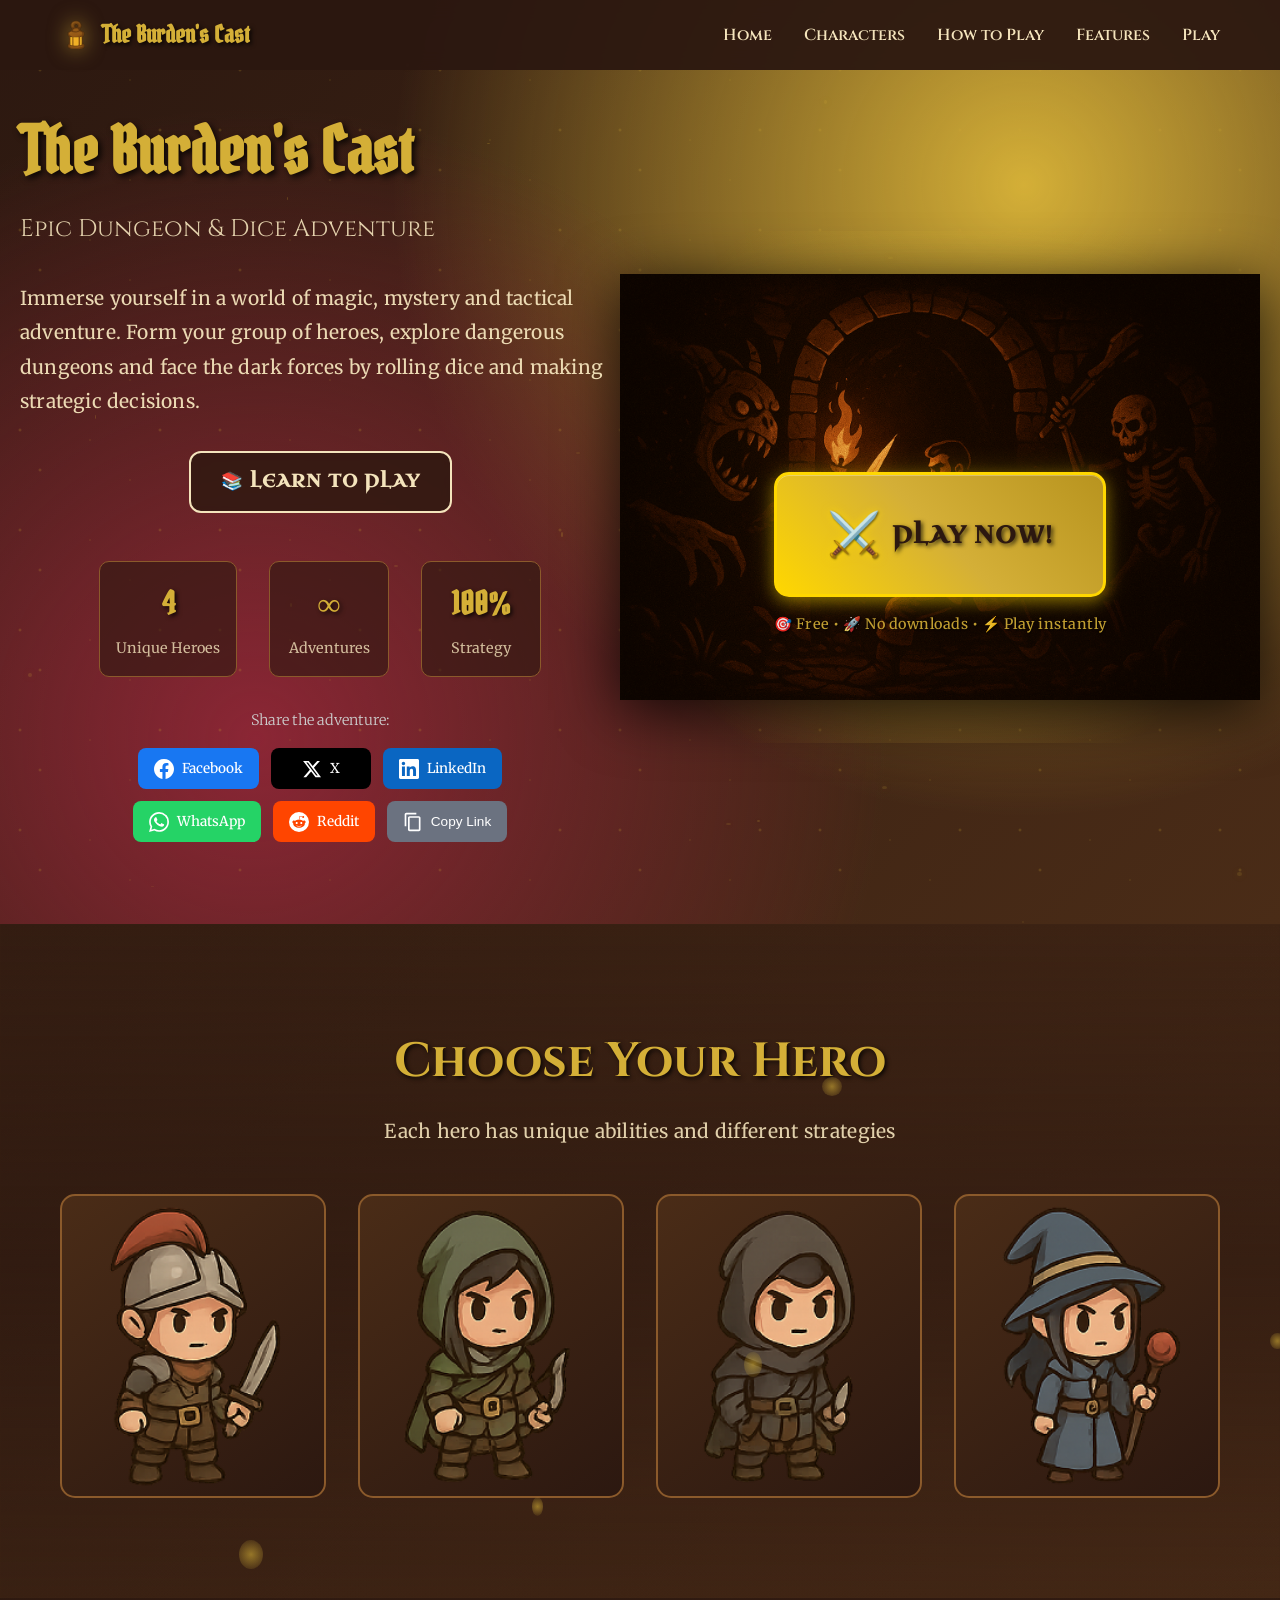
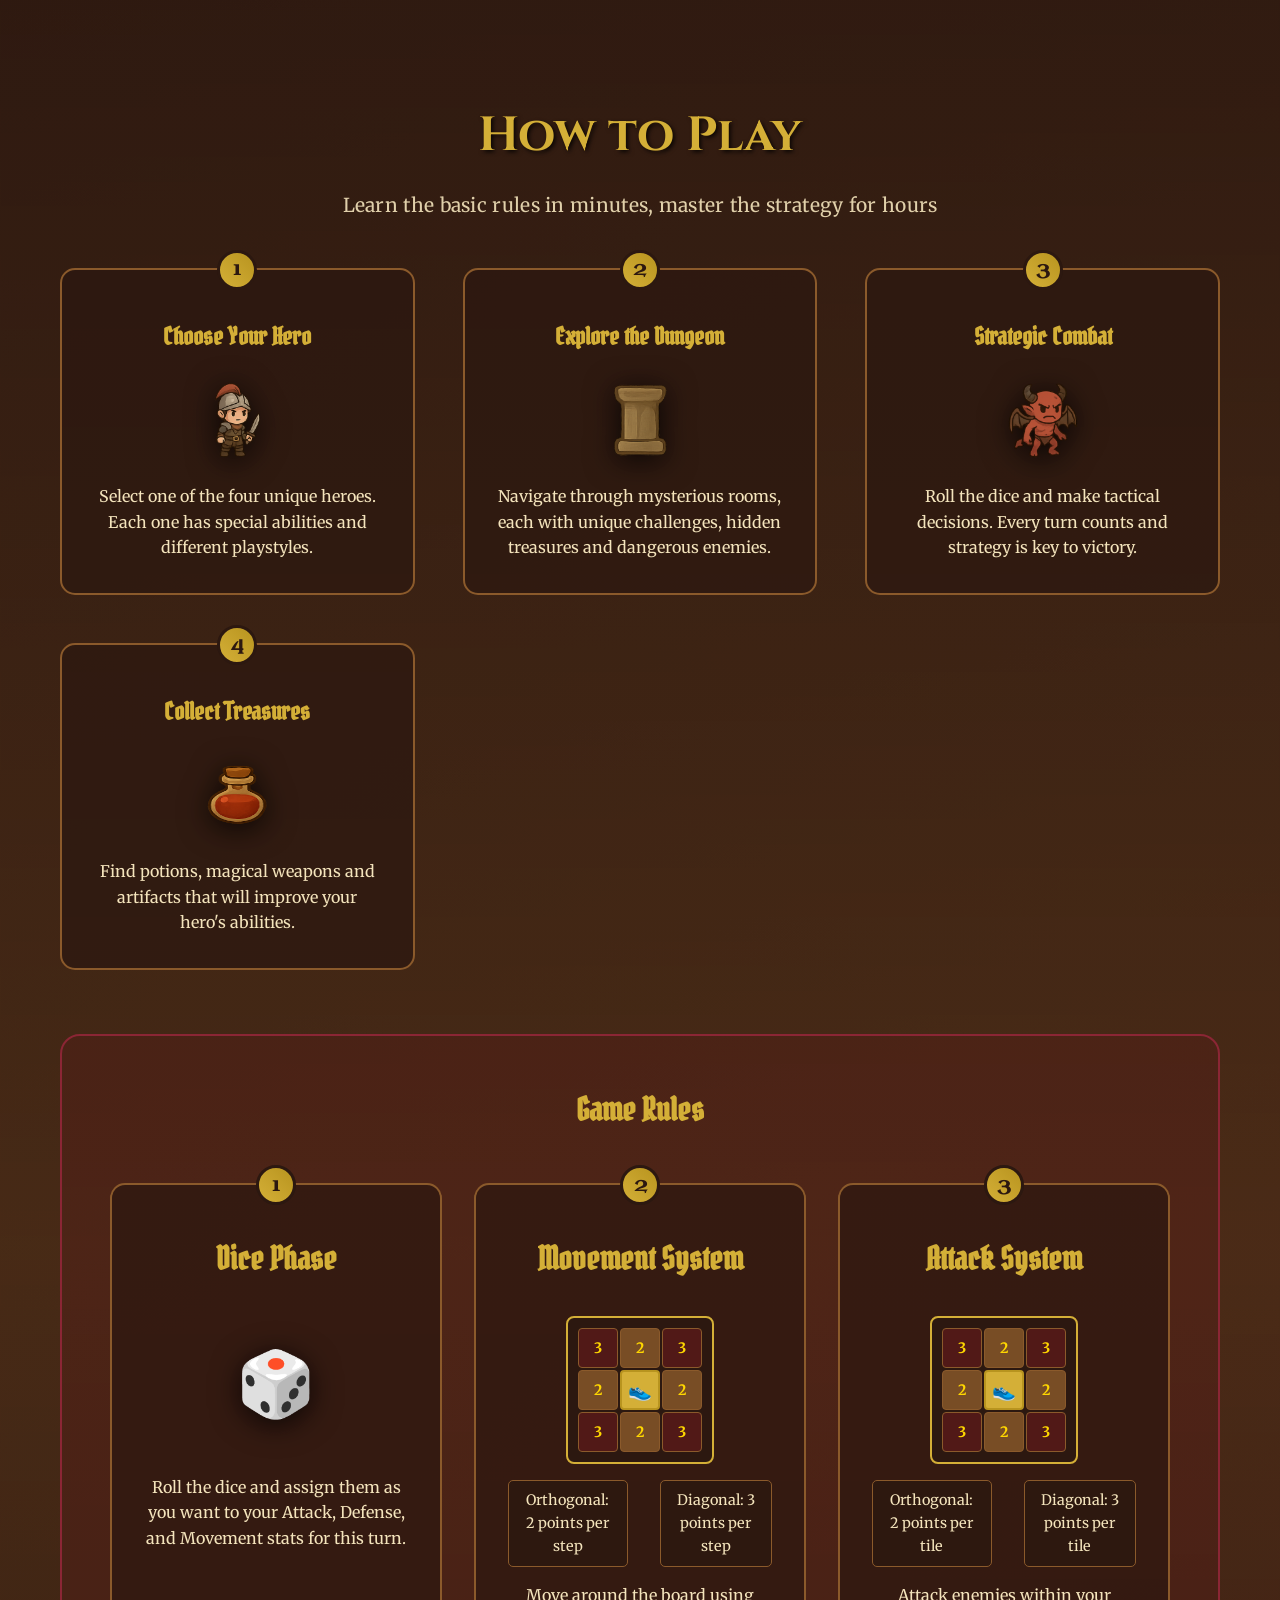
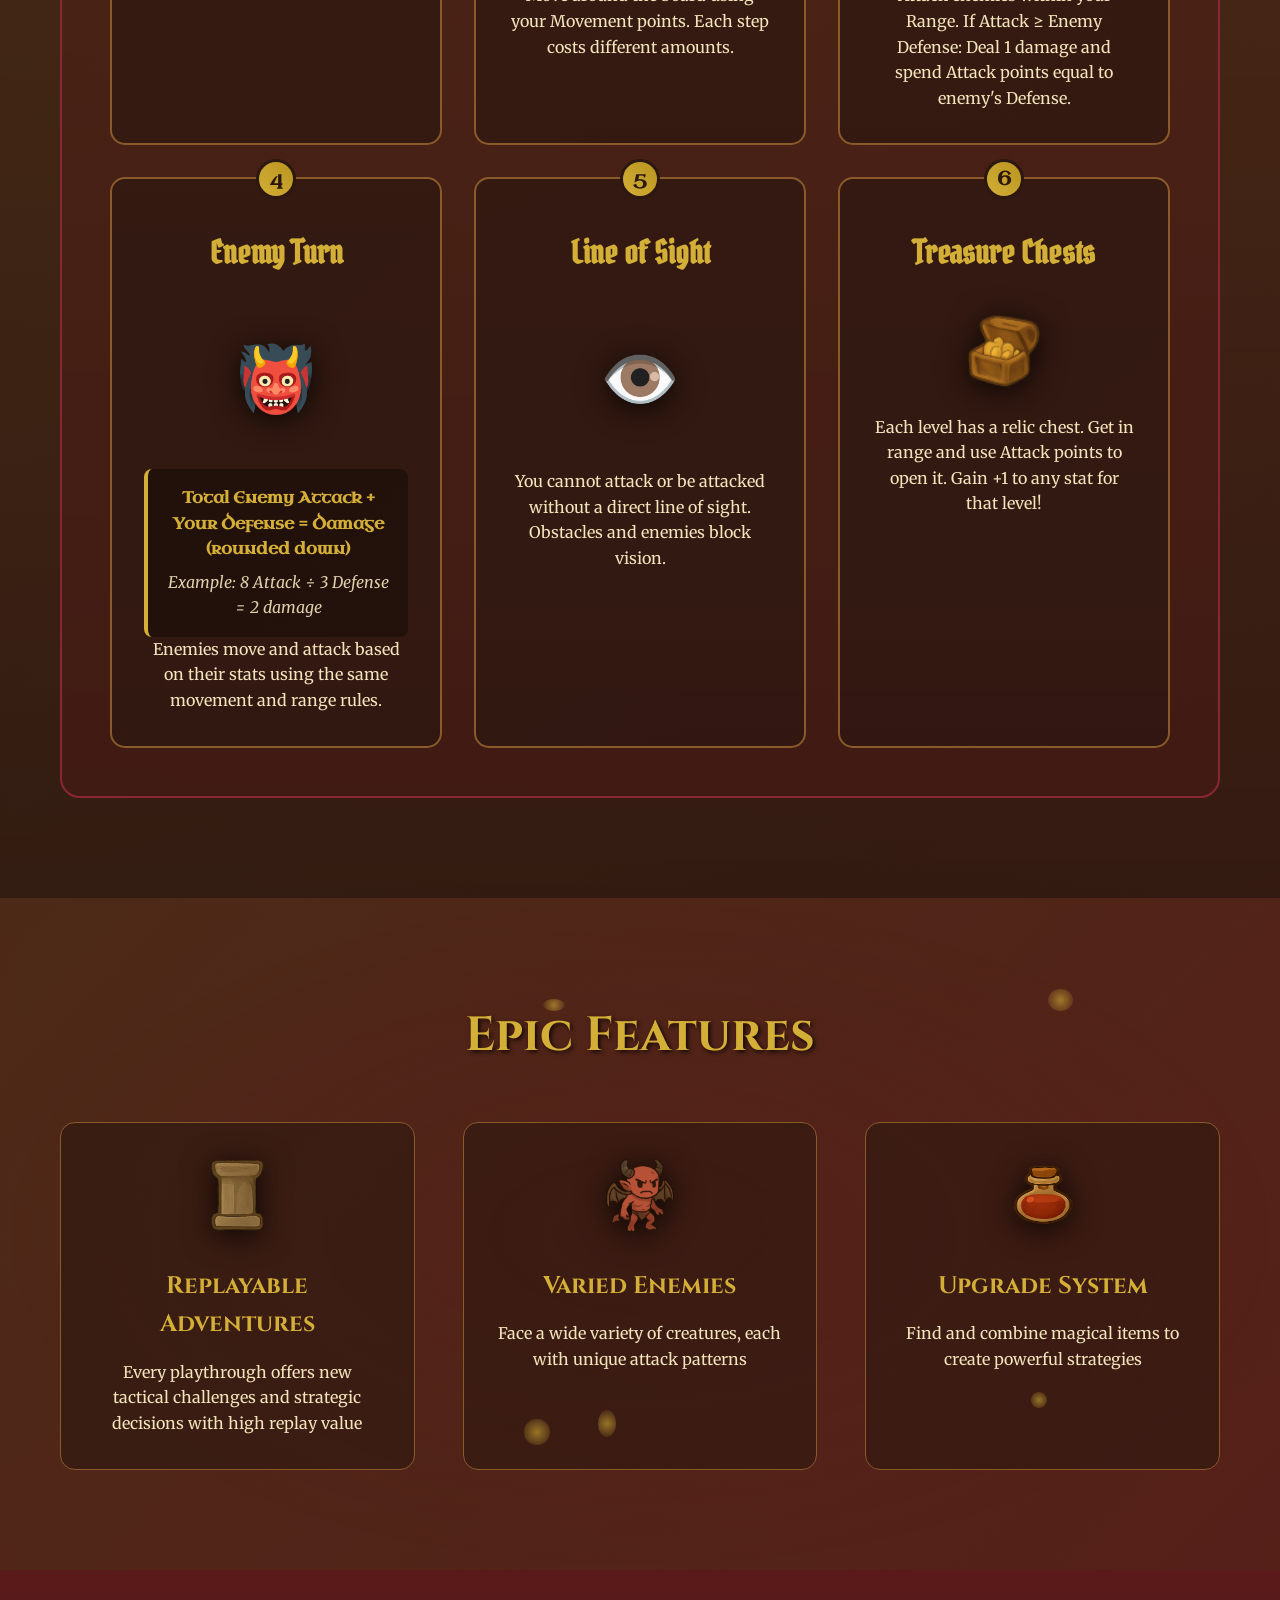
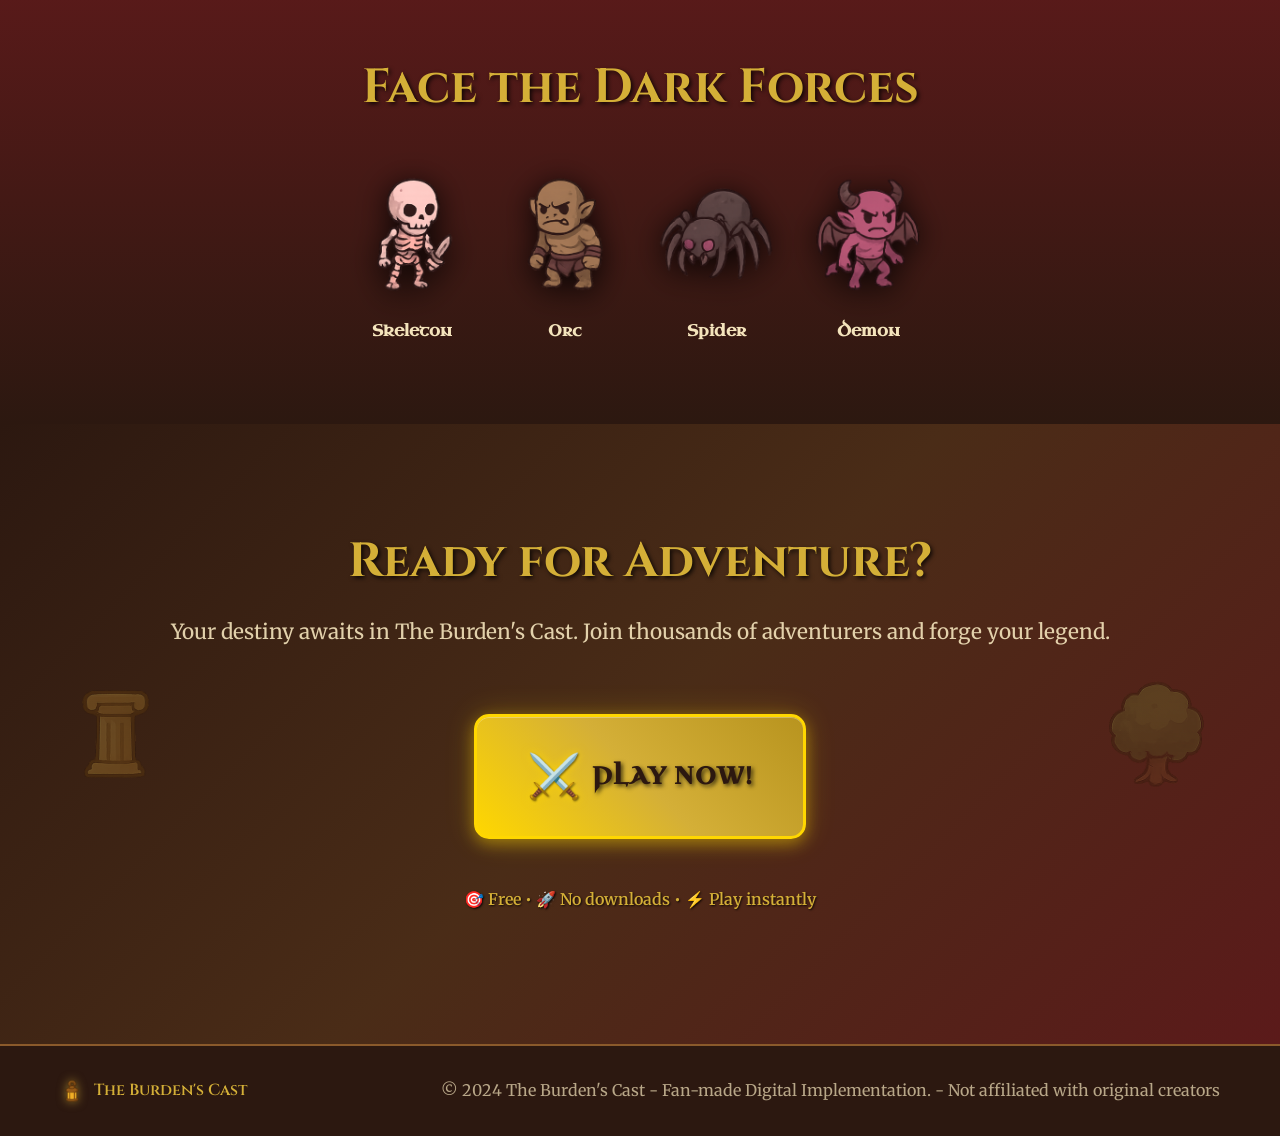
<file: index.html>
<!DOCTYPE html>
<html lang="en">
<head>
	<!-- Google tag (gtag.js) -->
	<script async src="https://www.googletagmanager.com/gtag/js?id=G-K2VVL18BBR"></script>
	<script>
		window.dataLayer = window.dataLayer || [];
		function gtag(){dataLayer.push(arguments);}
		gtag('js', new Date());

		gtag('config', 'G-K2VVL18BBR');
	</script>
    <meta charset="UTF-8">
    <meta name="viewport" content="width=device-width, initial-scale=1.0">
    <title>The Burden's Cast - Epic Dungeon Adventure Game | Free Online</title>
    <meta name="description" content="Play The Burden's Cast for free, an exciting dungeon adventure game with dice and strategy. Choose your hero, explore dangerous dungeons and face dark forces in this tactical RPG.">
    <meta name="keywords" content="free game, adventure, dungeon, dice, strategy, RPG, hero, online, browser, tactical">
    <meta name="author" content="The Burden's Cast Team">
    <meta name="robots" content="index, follow">
    <link rel="canonical" href="https://scaamanho.github.io/burdenscast/">
    
    <!-- Preload critical resources -->
    <link rel="preload" href="assets/img/burdencast-initial.1.png" as="image">
    <link rel="preload" href="assets/css/styles.css" as="style">
    
    <!-- Open Graph / Facebook -->
    <meta property="og:type" content="website">
    <meta property="og:url" content="https://scaamanho.github.io/burdenscast/">
    <meta property="og:title" content="The Burden's Cast - Epic Dungeon Adventure Game">
    <meta property="og:description" content="Play The Burden's Cast for free, an exciting dungeon adventure game with dice and strategy. Choose your hero and explore dangerous dungeons.">
    <meta property="og:image" content="https://scaamanho.github.io/burdenscast/assets/img/burdencast-initial.1.png">
    <meta property="og:image:width" content="1200">
    <meta property="og:image:height" content="630">
    <meta property="og:locale" content="en_US">
    <meta property="og:site_name" content="The Burden's Cast">
    
    <!-- Twitter -->
    <meta property="twitter:card" content="summary_large_image">
    <meta property="twitter:url" content="https://scaamanho.github.io/burdenscast/">
    <meta property="twitter:title" content="The Burden's Cast - Epic Dungeon Adventure Game">
    <meta property="twitter:description" content="Play The Burden's Cast for free, an exciting dungeon adventure game with dice and strategy.">
    <meta property="twitter:image" content="https://scaamanho.github.io/burdenscast/assets/img/burdencast-initial.1.png">
    
    <!-- Additional SEO meta tags -->
    <meta name="theme-color" content="#1a1a1a">
    <meta name="application-name" content="The Burden's Cast">
    <meta name="apple-mobile-web-app-title" content="The Burden's Cast">
    <meta name="apple-mobile-web-app-capable" content="yes">
    <meta name="apple-mobile-web-app-status-bar-style" content="black-translucent">
    <link rel="alternate" hreflang="en" href="https://scaamanho.github.io/burdenscast/">
    <link rel="alternate" hreflang="es" href="https://scaamanho.github.io/burdenscast/es/">
    <link rel="alternate" hreflang="x-default" href="https://scaamanho.github.io/burdenscast/">
    <link rel="stylesheet" href="assets/css/styles.css">
    <link rel="preconnect" href="https://fonts.googleapis.com">
    <link rel="preconnect" href="https://fonts.gstatic.com" crossorigin>
    <link href="https://fonts.googleapis.com/css2?family=Cinzel:wght@400;600;700&family=Crimson+Text:ital,wght@0,400;0,600;1,400&family=Pirata+One&family=Uncial+Antiqua&family=Cormorant+Garamond:ital,wght@0,300;0,400;0,500;0,600;1,400&family=Libre+Baskerville:ital,wght@0,400;0,700;1,400&family=Merriweather:ital,wght@0,300;0,400;0,700;1,400&family=Playfair+Display:ital,wght@0,400;0,500;0,600;0,700;1,400&family=Lora:ital,wght@0,400;0,500;0,600;0,700;1,400&display=swap" rel="stylesheet">
    <link rel="icon" type="image/png" href="app/burdens_cast.icon.png">
    
    <!-- Social Share Buttons Styles -->
    <style>
        .social-share {
            margin: 2rem 0;
            text-align: center;
        }
        
        .share-text {
            color: #ccc;
            font-size: 0.9rem;
            margin-bottom: 1rem;
            font-weight: 300;
        }
        
        .social-buttons {
            display: flex;
            flex-wrap: wrap;
            justify-content: center;
            gap: 0.75rem;
            max-width: 500px;
            margin: 0 auto;
        }
        
        .social-btn {
            display: flex;
            align-items: center;
            gap: 0.5rem;
            padding: 0.6rem 1rem;
            border: none;
            border-radius: 8px;
            text-decoration: none;
            font-size: 0.85rem;
            font-weight: 500;
            transition: all 0.3s ease;
            cursor: pointer;
            min-width: 100px;
            justify-content: center;
            position: relative;
            overflow: hidden;
        }
        
        .social-btn::before {
            content: '';
            position: absolute;
            top: 0;
            left: -100%;
            width: 100%;
            height: 100%;
            background: linear-gradient(90deg, transparent, rgba(255,255,255,0.1), transparent);
            transition: left 0.5s;
        }
        
        .social-btn:hover::before {
            left: 100%;
        }
        
        .social-btn svg {
            flex-shrink: 0;
        }
        
        .facebook-btn {
            background: #1877F2;
            color: white;
        }
        
        .facebook-btn:hover {
            background: #166FE5;
            transform: translateY(-2px);
            box-shadow: 0 4px 12px rgba(24, 119, 242, 0.3);
        }
        
        .twitter-btn {
            background: #000000;
            color: white;
        }
        
        .twitter-btn:hover {
            background: #333333;
            transform: translateY(-2px);
            box-shadow: 0 4px 12px rgba(0, 0, 0, 0.3);
        }
        
        .linkedin-btn {
            background: #0A66C2;
            color: white;
        }
        
        .linkedin-btn:hover {
            background: #095BA8;
            transform: translateY(-2px);
            box-shadow: 0 4px 12px rgba(10, 102, 194, 0.3);
        }
        
        .whatsapp-btn {
            background: #25D366;
            color: white;
        }
        
        .whatsapp-btn:hover {
            background: #22C55E;
            transform: translateY(-2px);
            box-shadow: 0 4px 12px rgba(37, 211, 102, 0.3);
        }
        
        .reddit-btn {
            background: #FF4500;
            color: white;
        }
        
        .reddit-btn:hover {
            background: #E63E00;
            transform: translateY(-2px);
            box-shadow: 0 4px 12px rgba(255, 69, 0, 0.3);
        }
        
        .copy-btn {
            background: #6B7280;
            color: white;
        }
        
        .copy-btn:hover {
            background: #4B5563;
            transform: translateY(-2px);
            box-shadow: 0 4px 12px rgba(107, 114, 128, 0.3);
        }
        
        /* Mobile responsive */
        @media (max-width: 768px) {
            .social-buttons {
                gap: 0.5rem;
            }
            
            .social-btn {
                padding: 0.5rem 0.75rem;
                font-size: 0.8rem;
                min-width: 80px;
            }
            
            .social-btn span {
                display: none;
            }
            
            .social-btn svg {
                width: 18px;
                height: 18px;
            }
        }
        
        @media (max-width: 480px) {
            .social-buttons {
                grid-template-columns: repeat(3, 1fr);
                display: grid;
                gap: 0.5rem;
            }
        }
    </style>
    
    <!-- Structured Data JSON-LD -->
    <script type="application/ld+json">
    {
        "@context": "https://schema.org",
        "@type": "VideoGame",
        "name": "The Burden's Cast",
        "alternateName": "Burden's Cast",
        "description": "Epic dungeon adventure game with dice and strategy. Choose your hero, explore dangerous dungeons and face dark forces in this free tactical role-playing game.",
        "url": "https://scaamanho.github.io/burdenscast/",
        "image": "https://scaamanho.github.io/burdenscast/assets/img/burdencast-initial.1.png",
        "genre": ["Role-playing game", "Strategy game", "Adventure game", "Tactical game"],
        "gamePlatform": ["Web browser", "Online"],
        "operatingSystem": ["Windows", "macOS", "Linux", "iOS", "Android"],
        "applicationCategory": "Game",
        "offers": {
            "@type": "Offer",
            "price": "0",
            "priceCurrency": "USD",
            "availability": "https://schema.org/InStock"
        },
        "aggregateRating": {
            "@type": "AggregateRating",
            "ratingValue": "4.5",
            "ratingCount": "150",
            "bestRating": "5",
            "worstRating": "1"
        },
        "author": {
            "@type": "Organization",
            "name": "The Burden's Cast Team"
        },
        "publisher": {
            "@type": "Organization",
            "name": "The Burden's Cast Team"
        },
        "datePublished": "2024-01-01",
        "inLanguage": "en",
        "isAccessibleForFree": true,
        "gameItem": [
            {
                "@type": "Thing",
                "name": "Warrior",
                "description": "Master of melee combat, protector of the weak"
            },
            {
                "@type": "Thing", 
                "name": "Archer",
                "description": "Lethal precision at distance, silent hunter"
            },
            {
                "@type": "Thing",
                "name": "Rogue", 
                "description": "Master of stealth and tactics, expert in surprise attacks"
            },
            {
                "@type": "Thing",
                "name": "Mage",
                "description": "Manipulator of arcane forces, destroyer of enemies"
            }
        ]
    }
    </script>
		
</head>
<body>
    <!-- Navigation -->
    <nav class="navbar" role="navigation" aria-label="Main navigation">
        <div class="nav-container">
            <div class="nav-logo">
                <img src="assets/img/candle_64.png" alt="The Burden's Cast - Game candle icon" class="logo-icon">
                <span class="logo-text">The Burden's Cast</span>
            </div>
            <ul class="nav-menu">
                <li><a href="#home" class="nav-link">Home</a></li>
                <li><a href="#characters" class="nav-link">Characters</a></li>
                <li><a href="#instructions" class="nav-link">How to Play</a></li>
                <li><a href="#features" class="nav-link">Features</a></li>
                <li><a href="#play" class="nav-link">Play</a></li>
            </ul>
            <div class="hamburger">
                <span class="bar"></span>
                <span class="bar"></span>
                <span class="bar"></span>
            </div>
        </div>
    </nav>

    <!-- Hero Section -->
    <main>
    <header id="home" class="hero">
        <div class="hero-background">
            <div class="floating-particles"></div>
        </div>
        <div class="hero-image">
            <img src="assets/img/burdencast-initial.1.png" alt="The Burden's Cast - Main artwork of the dungeon adventure game" class="hero-main-image">
            <div class="hero-image-glow"></div>
            <div class="hero-play-button">
                <a href="app/index.html" class="btn btn-primary btn-mega btn-floating">
                    <span class="btn-icon">⚔️</span>
                    <span class="btn-text">PLAY NOW!</span>
                    <div class="btn-glow"></div>
                    <div class="btn-pulse"></div>
                </a>
                <p class="play-button-features">🎯 Free • 🚀 No downloads • ⚡ Play instantly</p>
            </div>
        </div>
        <div class="hero-content">
            <h1 class="hero-title">
                <span class="title-main">The Burden's Cast</span>
                <span class="title-subtitle">Epic Dungeon & Dice Adventure</span>
            </h1>
            <p class="hero-description">
                Immerse yourself in a world of magic, mystery and tactical adventure. Form your group of heroes, 
                explore dangerous dungeons and face the dark forces by rolling dice 
                and making strategic decisions.
            </p>
            <div class="hero-buttons">
                <a href="#instructions" class="btn btn-secondary btn-learn">
                    <span>📚 Learn to Play</span>
                </a>
            </div>
            <div class="hero-stats">
							<div class="stat-item">
									<span class="stat-number">4</span>
									<span class="stat-label">Unique Heroes</span>
							</div>
							<div class="stat-item">
									<span class="stat-number">∞</span>
									<span class="stat-label">Adventures</span>
							</div>
							<div class="stat-item">
									<span class="stat-number">100%</span>
									<span class="stat-label">Strategy</span>
							</div>
						</div>
            <!-- Social Share Buttons -->
            <div class="social-share">
                <p class="share-text">Share the adventure:</p>
                <div class="social-buttons">
                    <a href="https://www.facebook.com/sharer/sharer.php?u=https://scaamanho.github.io/burdenscast/" 
                       target="_blank" 
                       rel="noopener noreferrer" 
                       class="social-btn facebook-btn"
                       aria-label="Share on Facebook">
                        <svg width="20" height="20" viewBox="0 0 24 24" fill="currentColor">
                            <path d="M24 12.073c0-6.627-5.373-12-12-12s-12 5.373-12 12c0 5.99 4.388 10.954 10.125 11.854v-8.385H7.078v-3.47h3.047V9.43c0-3.007 1.792-4.669 4.533-4.669 1.312 0 2.686.235 2.686.235v2.953H15.83c-1.491 0-1.956.925-1.956 1.874v2.25h3.328l-.532 3.47h-2.796v8.385C19.612 23.027 24 18.062 24 12.073z"/>
                        </svg>
                        <span>Facebook</span>
                    </a>
                    
                    <a href="https://twitter.com/intent/tweet?url=https://scaamanho.github.io/burdenscast/&text=Play%20The%20Burden's%20Cast%20-%20Epic%20Dungeon%20Adventure%20Game!%20%F0%9F%8E%B2%E2%9A%94%EF%B8%8F" 
                       target="_blank" 
                       rel="noopener noreferrer" 
                       class="social-btn twitter-btn"
                       aria-label="Share on X (Twitter)">
                        <svg width="20" height="20" viewBox="0 0 24 24" fill="currentColor">
                            <path d="M18.244 2.25h3.308l-7.227 8.26 8.502 11.24H16.17l-5.214-6.817L4.99 21.75H1.68l7.73-8.835L1.254 2.25H8.08l4.713 6.231zm-1.161 17.52h1.833L7.084 4.126H5.117z"/>
                        </svg>
                        <span>X</span>
                    </a>
                    
                    <a href="https://www.linkedin.com/sharing/share-offsite/?url=https://scaamanho.github.io/burdenscast/" 
                       target="_blank" 
                       rel="noopener noreferrer" 
                       class="social-btn linkedin-btn"
                       aria-label="Share on LinkedIn">
                        <svg width="20" height="20" viewBox="0 0 24 24" fill="currentColor">
                            <path d="M20.447 20.452h-3.554v-5.569c0-1.328-.027-3.037-1.852-3.037-1.853 0-2.136 1.445-2.136 2.939v5.667H9.351V9h3.414v1.561h.046c.477-.9 1.637-1.85 3.37-1.85 3.601 0 4.267 2.37 4.267 5.455v6.286zM5.337 7.433c-1.144 0-2.063-.926-2.063-2.065 0-1.138.92-2.063 2.063-2.063 1.14 0 2.064.925 2.064 2.063 0 1.139-.925 2.065-2.064 2.065zm1.782 13.019H3.555V9h3.564v11.452zM22.225 0H1.771C.792 0 0 .774 0 1.729v20.542C0 23.227.792 24 1.771 24h20.451C23.2 24 24 23.227 24 22.271V1.729C24 .774 23.2 0 22.222 0h.003z"/>
                        </svg>
                        <span>LinkedIn</span>
                    </a>
                    
                    <a href="https://wa.me/?text=Check%20out%20The%20Burden's%20Cast%20-%20Epic%20Dungeon%20Adventure%20Game!%20https://scaamanho.github.io/burdenscast/" 
                       target="_blank" 
                       rel="noopener noreferrer" 
                       class="social-btn whatsapp-btn"
                       aria-label="Share on WhatsApp">
                        <svg width="20" height="20" viewBox="0 0 24 24" fill="currentColor">
                            <path d="M17.472 14.382c-.297-.149-1.758-.867-2.03-.967-.273-.099-.471-.148-.67.15-.197.297-.767.966-.94 1.164-.173.199-.347.223-.644.075-.297-.15-1.255-.463-2.39-1.475-.883-.788-1.48-1.761-1.653-2.059-.173-.297-.018-.458.13-.606.134-.133.298-.347.446-.52.149-.174.198-.298.298-.497.099-.198.05-.371-.025-.52-.075-.149-.669-1.612-.916-2.207-.242-.579-.487-.5-.669-.51-.173-.008-.371-.01-.57-.01-.198 0-.52.074-.792.372-.272.297-1.04 1.016-1.04 2.479 0 1.462 1.065 2.875 1.213 3.074.149.198 2.096 3.2 5.077 4.487.709.306 1.262.489 1.694.625.712.227 1.36.195 1.871.118.571-.085 1.758-.719 2.006-1.413.248-.694.248-1.289.173-1.413-.074-.124-.272-.198-.57-.347m-5.421 7.403h-.004a9.87 9.87 0 01-5.031-1.378l-.361-.214-3.741.982.998-3.648-.235-.374a9.86 9.86 0 01-1.51-5.26c.001-5.45 4.436-9.884 9.888-9.884 2.64 0 5.122 1.03 6.988 2.898a9.825 9.825 0 012.893 6.994c-.003 5.45-4.437 9.884-9.885 9.884m8.413-18.297A11.815 11.815 0 0012.05 0C5.495 0 .16 5.335.157 11.892c0 2.096.547 4.142 1.588 5.945L.057 24l6.305-1.654a11.882 11.882 0 005.683 1.448h.005c6.554 0 11.89-5.335 11.893-11.893A11.821 11.821 0 0020.89 3.488"/>
                        </svg>
                        <span>WhatsApp</span>
                    </a>
                    
                    <a href="https://reddit.com/submit?url=https://scaamanho.github.io/burdenscast/&title=The%20Burden's%20Cast%20-%20Epic%20Dungeon%20Adventure%20Game" 
                       target="_blank" 
                       rel="noopener noreferrer" 
                       class="social-btn reddit-btn"
                       aria-label="Share on Reddit">
                        <svg width="20" height="20" viewBox="0 0 24 24" fill="currentColor">
                            <path d="M12 0A12 12 0 0 0 0 12a12 12 0 0 0 12 12 12 12 0 0 0 12-12A12 12 0 0 0 12 0zm5.01 4.744c.688 0 1.25.561 1.25 1.249a1.25 1.25 0 0 1-2.498.056l-2.597-.547-.8 3.747c1.824.07 3.48.632 4.674 1.488.308-.309.73-.491 1.207-.491.968 0 1.754.786 1.754 1.754 0 .716-.435 1.333-1.01 1.614a3.111 3.111 0 0 1 .042.52c0 2.694-3.13 4.87-7.004 4.87-3.874 0-7.004-2.176-7.004-4.87 0-.183.015-.366.043-.534A1.748 1.748 0 0 1 4.028 12c0-.968.786-1.754 1.754-1.754.463 0 .898.196 1.207.49 1.207-.883 2.878-1.43 4.744-1.487l.885-4.182a.342.342 0 0 1 .14-.197.35.35 0 0 1 .238-.042l2.906.617a1.214 1.214 0 0 1 1.108-.701zM9.25 12C8.561 12 8 12.562 8 13.25c0 .687.561 1.248 1.25 1.248.687 0 1.248-.561 1.248-1.249 0-.688-.561-1.249-1.249-1.249zm5.5 0c-.687 0-1.248.561-1.248 1.25 0 .687.561 1.248 1.249 1.248.688 0 1.249-.561 1.249-1.249 0-.687-.562-1.249-1.25-1.249zm-5.466 3.99a.327.327 0 0 0-.231.094.33.33 0 0 0 0 .463c.842.842 2.484.913 2.961.913.477 0 2.105-.056 2.961-.913a.361.361 0 0 0 .029-.463.33.33 0 0 0-.464 0c-.547.533-1.684.73-2.512.73-.828 0-1.979-.196-2.512-.73a.326.326 0 0 0-.232-.095z"/>
                        </svg>
                        <span>Reddit</span>
                    </a>
                    
                    <button class="social-btn copy-btn" 
                            onclick="copyToClipboard()" 
                            aria-label="Copy link to clipboard">
                        <svg width="20" height="20" viewBox="0 0 24 24" fill="currentColor">
                            <path d="M16 1H4c-1.1 0-2 .9-2 2v14h2V3h12V1zm3 4H8c-1.1 0-2 .9-2 2v14c0 1.1.9 2 2 2h11c1.1 0 2-.9 2-2V7c0-1.1-.9-2-2-2zm0 16H8V7h11v14z"/>
                        </svg>
                        <span>Copy Link</span>
                    </button>
                </div>
            </div>
        </div>
    </header>
    </main>

    <!-- Characters Section -->
    <section id="characters" class="characters" aria-labelledby="characters-heading">
        <div class="container">
            <h2 id="characters-heading" class="section-title">Choose Your Hero</h2>
            <p class="section-subtitle">Each hero has unique abilities and different strategies</p>
            
            <div class="characters-grid">
                <div class="character-card" data-character="warrior">
                    <div class="character-image">
                        <img src="assets/img/warrior_256.png" alt="Warrior - Hero specialized in melee combat and defense">
                        <div class="character-overlay">
                            <h3>Warrior</h3>
                            <p>Master of melee combat, protector of the weak</p>
                            <div class="character-stats">
                                <span>⚔️ Attack: 1</span>
                                <span>🛡️ Defense: 2</span>
                                <span>👟 Movement: 1</span>
                                <span>🎯 Range: 2</span>
                            </div>
                        </div>
                    </div>
                </div>
                
                
                
                <div class="character-card" data-character="archer">
                    <div class="character-image">
                        <img src="assets/img/archer_256.png" alt="Archer - Hero specialized in ranged attacks and precision">
                        <div class="character-overlay">
                            <h3>Archer</h3>
                            <p>Lethal precision at distance, silent hunter</p>
                            <div class="character-stats">
                                <span>⚔️ Attack: 1</span>
                                <span>🛡️ Defense: 1</span>
                                <span>👟 Movement: 1</span>
                                <span>🎯 Range: 3</span>
                            </div>
                        </div>
                    </div>
                </div>
                
                <div class="character-card" data-character="rogue">
                    <div class="character-image">
                        <img src="assets/img/rogue_256.png" alt="Rogue - Hero specialized in stealth, mobility and surprise attacks">
                        <div class="character-overlay">
                            <h3>Rogue</h3>
                            <p>Master of stealth and tactics, expert in surprise attacks</p>
                            <div class="character-stats">
                                <span>⚔️ Attack: 1</span>
                                <span>🛡️ Defense: 1</span>
                                <span>👟 Movement: 2</span>
                                <span>🎯 Range: 2</span>
                            </div>
                        </div>
                    </div>
                </div>

								<div class="character-card" data-character="mage">
									<div class="character-image">
                            <img src="assets/img/mage_256.png" alt="Mage - Hero specialized in arcane magic and devastating attacks">
											<div class="character-overlay">
													<h3>Mage</h3>
													<p>Manipulator of arcane forces, destroyer of enemies</p>
													<div class="character-stats">
															<span>⚔️ Attack: 2</span>
															<span>🛡️ Defense: 0</span>
															<span>👟 Movement: 1</span>
															<span>🎯 Range: 2</span>
													</div>
											</div>
									</div>
							</div>
            </div>
        </div>
    </section>

    <!-- Instructions Section -->
    <section id="instructions" class="instructions">
        <div class="container">
            <h2 class="section-title">How to Play</h2>
            <p class="section-subtitle">Learn the basic rules in minutes, master the strategy for hours</p>
            
            <div class="instructions-grid">
                <div class="instruction-step">
                    <div class="step-number">1</div>
                    <div class="step-content">
                        <h3>Choose Your Hero</h3>
                        <div class="step-image">
                            <img src="assets/img/warrior_256.png" alt="Choose hero - Warrior ready for adventure">
                        </div>
                        <p>Select one of the four unique heroes. Each one has special abilities and different playstyles.</p>
                    </div>
                </div>

                <div class="instruction-step">
                    <div class="step-number">2</div>
                    <div class="step-content">
                        <h3>Explore the Dungeon</h3>
                        <div class="step-image">
                            <img src="assets/img/dark_column_256.png" alt="Explore dungeon - Dark column in mysterious room">
                        </div>
                        <p>Navigate through mysterious rooms, each with unique challenges, hidden treasures and dangerous enemies.</p>
                    </div>
                </div>

                <div class="instruction-step">
                    <div class="step-number">3</div>
                    <div class="step-content">
                        <h3>Strategic Combat</h3>
                        <div class="step-image">
                            <img src="assets/img/demon_256.png" alt="Strategic combat - Demon enemy in tactical battle">
                        </div>
                        <p>Roll the dice and make tactical decisions. Every turn counts and strategy is key to victory.</p>
                    </div>
                </div>

                <div class="instruction-step">
                    <div class="step-number">4</div>
                    <div class="step-content">
                        <h3>Collect Treasures</h3>
                        <div class="step-image">
                            <img src="assets/img/potion_200.png" alt="Magical treasures - Enhancement potion for heroes">
                        </div>
                        <p>Find potions, magical weapons and artifacts that will improve your hero's abilities.</p>
                    </div>
                </div>
            </div>

            <div class="game-rules">
                <h3>Game Rules</h3>
                <div class="rules-grid">
                    <div class="rule-step">
                        <div class="step-number">1</div>
                        <div class="step-content">
                            <h3>Dice Phase</h3>
                            <div class="step-image">
                                <span class="rule-emoji">🎲</span>
                            </div>
                            <p>Roll the dice and assign them as you want to your Attack, Defense, and Movement stats for this turn.</p>
                        </div>
                    </div>

                    <div class="rule-step">
                        <div class="step-number">2</div>
                        <div class="step-content">
                            <h3>Movement System</h3>
                            <div class="movement-visual">
                                <div class="grid-example movement-grid">
                                    <div class="grid-cell diagonal">3</div>
                                    <div class="grid-cell orthogonal">2</div>
                                    <div class="grid-cell diagonal">3</div>
                                    <div class="grid-cell orthogonal">2</div>
                                    <div class="grid-cell center">👟</div>
                                    <div class="grid-cell orthogonal">2</div>
                                    <div class="grid-cell diagonal">3</div>
                                    <div class="grid-cell orthogonal">2</div>
                                    <div class="grid-cell diagonal">3</div>
                                </div>
                                <div class="movement-legend">
                                    <span>Orthogonal: 2 points per step</span>
                                    <span>Diagonal: 3 points per step</span>
                                </div>
                            </div>
                            <p>Move around the board using your Movement points. Each step costs different amounts.</p>
                        </div>
                    </div>

                    <div class="rule-step">
                        <div class="step-number">3</div>
                        <div class="step-content">
                            <h3>Attack System</h3>
                            <div class="range-visual">
                                <div class="grid-example">
                                    <div class="grid-cell diagonal">3</div>
                                    <div class="grid-cell orthogonal">2</div>
                                    <div class="grid-cell diagonal">3</div>
                                    <div class="grid-cell orthogonal">2</div>
                                    <div class="grid-cell center">👟</div>
                                    <div class="grid-cell orthogonal">2</div>
                                    <div class="grid-cell diagonal">3</div>
                                    <div class="grid-cell orthogonal">2</div>
                                    <div class="grid-cell diagonal">3</div>
                                </div>
                                <div class="range-legend">
                                    <span>Orthogonal: 2 points per tile</span>
                                    <span>Diagonal: 3 points per tile</span>
                                </div>
                            </div>
                            <p>Attack enemies within your Range. If Attack ≥ Enemy Defense: Deal 1 damage and spend Attack points equal to enemy's Defense.</p>
                        </div>
                    </div>

                    <div class="rule-step">
                        <div class="step-number">4</div>
                        <div class="step-content">
                            <h3>Enemy Turn</h3>
                            <div class="step-image">
                                <span class="rule-emoji">👹</span>
                            </div>
                            <div class="damage-example">
                                <span class="formula">Total Enemy Attack ÷ Your Defense = Damage (rounded down)</span>
                                <span class="example">Example: 8 Attack ÷ 3 Defense = 2 damage</span>
                            </div>
                            <p>Enemies move and attack based on their stats using the same movement and range rules.</p>
                        </div>
                    </div>

                    <div class="rule-step">
                        <div class="step-number">5</div>
                        <div class="step-content">
                            <h3>Line of Sight</h3>
                            <div class="step-image">
                                <span class="rule-emoji">👁️</span>
                            </div>
                            <p>You cannot attack or be attacked without a direct line of sight. Obstacles and enemies block vision.</p>
                        </div>
                    </div>

                    <div class="rule-step">
                        <div class="step-number">6</div>
                        <div class="step-content">
                            <h3>Treasure Chests</h3>
                            <div class="step-image">
                                <img src="assets/img/treasure_64.png" alt="Treasure chest - Relic that enhances hero abilities">
                            </div>
                            <p>Each level has a relic chest. Get in range and use Attack points to open it. Gain +1 to any stat for that level!</p>
                        </div>
                    </div>
                </div>
            </div>
        </div>
    </section>

    <!-- Features Section -->
    <section id="features" class="features">
        <div class="container">
            <h2 class="section-title">Epic Features</h2>
            
            <div class="features-grid">
                <div class="feature-card">
                    <div class="feature-icon">
                        <img src="assets/img/dark_column_256.png" alt="Replayable dungeons - Infinite tactical adventures">
                    </div>
                    <h3>Replayable Adventures</h3>
                    <p>Every playthrough offers new tactical challenges and strategic decisions with high replay value</p>
                </div>
                
                <div class="feature-card">
                    <div class="feature-icon">
                        <img src="assets/img/demon_256.png" alt="Varied enemies - Creatures with unique attack patterns">
                    </div>
                    <h3>Varied Enemies</h3>
                    <p>Face a wide variety of creatures, each with unique attack patterns</p>
                </div>
                
                <div class="feature-card">
                    <div class="feature-icon">
                        <img src="assets/img/potion_200.png" alt="Upgrade system - Magical items for powerful strategies">
                    </div>
                    <h3>Upgrade System</h3>
                    <p>Find and combine magical items to create powerful strategies</p>
                </div>
            </div>
        </div>
    </section>

    <!-- Enemies Showcase -->
    <section class="enemies">
        <div class="container">
            <h2 class="section-title">Face the Dark Forces</h2>
            <div class="enemies-showcase">
                <div class="enemy-item">
                    <img src="assets/img/skeleton_256.png" alt="Skeleton - Undead enemy with fast attacks" class="enemy-image">
                    <h4>Skeleton</h4>
                </div>
                <div class="enemy-item">
                    <img src="assets/img/orc_256.png" alt="Orc - Brutal enemy with high attack strength" class="enemy-image">
                    <h4>Orc</h4>
                </div>
                <div class="enemy-item">
                    <img src="assets/img/spider_256.png" alt="Spider - Agile enemy with poisonous attacks" class="enemy-image">
                    <h4>Spider</h4>
                </div>
                <div class="enemy-item">
                    <img src="assets/img/demon_256.png" alt="Demon - Final boss with devastating magical powers" class="enemy-image">
                    <h4>Demon</h4>
                </div>
            </div>
        </div>
    </section>

    <!-- Call to Action -->
    <section id="play" class="cta">
        <div class="container">
            <div class="cta-content">
                <h2>Ready for Adventure?</h2>
                <p>Your destiny awaits in The Burden's Cast. Join thousands of adventurers and forge your legend.</p>
                <a href="app/index.html" class="btn btn-primary btn-mega btn-cta">
									<span class="btn-icon">⚔️</span>
									<span class="btn-text">PLAY NOW!</span>
									<div class="btn-glow"></div>
									<div class="btn-pulse"></div>
                </a>
                <p class="cta-note">🎯 Free • 🚀 No downloads • ⚡ Play instantly</p>
            </div>
        </div>
        <div class="cta-decoration">
            <img src="assets/img/light_column_256.png" alt="Light column - Magical game decoration" class="decoration-left">
            <img src="assets/img/tree_256.png" alt="Magical tree - Decorative element of the fantasy world" class="decoration-right">
        </div>
    </section>

    <!-- Footer -->
    <footer class="footer">
        <div class="container">
            <div class="footer-content">
                <div class="footer-logo">
                    <img src="assets/img/candle_64.png" alt="The Burden's Cast - Candle logo in footer" class="footer-icon">
                    <span>The Burden's Cast</span>
                </div>
                <p>&copy; 2024 The Burden's Cast - Fan-made Digital Implementation. - Not affiliated with original creators</p>
            </div>
        </div>
    </footer>

    <script src="assets/js/main.js"></script>
    
    <!-- Social Share JavaScript -->
    <script>
        // Copy to clipboard functionality
        function copyToClipboard() {
            const url = 'https://scaamanho.github.io/burdenscast/';
            
            if (navigator.clipboard && window.isSecureContext) {
                // Use modern clipboard API
                navigator.clipboard.writeText(url).then(() => {
                    showCopyFeedback();
                }).catch(err => {
                    console.error('Failed to copy: ', err);
                    fallbackCopyTextToClipboard(url);
                });
            } else {
                // Fallback for older browsers
                fallbackCopyTextToClipboard(url);
            }
        }
        
        function fallbackCopyTextToClipboard(text) {
            const textArea = document.createElement("textarea");
            textArea.value = text;
            textArea.style.top = "0";
            textArea.style.left = "0";
            textArea.style.position = "fixed";
            
            document.body.appendChild(textArea);
            textArea.focus();
            textArea.select();
            
            try {
                const successful = document.execCommand('copy');
                if (successful) {
                    showCopyFeedback();
                }
            } catch (err) {
                console.error('Fallback: Oops, unable to copy', err);
            }
            
            document.body.removeChild(textArea);
        }
        
        function showCopyFeedback() {
            const copyBtn = document.querySelector('.copy-btn');
            const originalText = copyBtn.querySelector('span').textContent;
            
            copyBtn.querySelector('span').textContent = 'Copied!';
            copyBtn.style.background = '#4CAF50';
            
            setTimeout(() => {
                copyBtn.querySelector('span').textContent = originalText;
                copyBtn.style.background = '';
            }, 2000);
        }
        
        // Track social shares for analytics (optional)
        function trackSocialShare(platform) {
            if (typeof gtag !== 'undefined') {
                gtag('event', 'share', {
                    'method': platform,
                    'content_type': 'website',
                    'item_id': 'burdenscast_homepage'
                });
            }
        }
        
        // Add click tracking to social buttons
        document.addEventListener('DOMContentLoaded', function() {
            const socialButtons = document.querySelectorAll('.social-btn:not(.copy-btn)');
            socialButtons.forEach(button => {
                button.addEventListener('click', function() {
                    const platform = this.classList[1].replace('-btn', '');
                    trackSocialShare(platform);
                });
            });
        });
    </script>
</body>
</html>
</file>
<file: assets/css/styles.css>
/* Custom Fonts */
@font-face {
    font-family: 'Washington Text';
    src: url('../font/Washington Text Regular.ttf') format('truetype');
    font-weight: normal;
    font-style: normal;
}

/* Reset and Base Styles */
* {
    margin: 0;
    padding: 0;
    box-sizing: border-box;
}

:root {
    --primary-gold: #d4af37;
    --secondary-gold: #b8941f;
    --accent-gold: #ffd700;
    --dark-brown: #2c1810;
    --medium-brown: #4a2c17;
    --light-brown: #8b5a2b;
    --dark-red: #5b1a1a;
    --blood-red: #8b2635;
    --parchment: #f4e4bc;
    --shadow-dark: rgba(0, 0, 0, 0.8);
    --shadow-medium: rgba(0, 0, 0, 0.5);
    --glow-gold: rgba(212, 175, 55, 0.6);
    --glow-bright: rgba(255, 215, 0, 0.8);
}

body {
    font-family: 'Merriweather', 'Libre Baskerville', 'Times New Roman', serif;
    line-height: 1.6;
    color: var(--parchment);
    background: linear-gradient(135deg, var(--dark-brown) 0%, var(--medium-brown) 50%, var(--dark-red) 100%);
    min-height: 100vh;
    overflow-x: hidden;
}

.container {
    max-width: 1200px;
    margin: 0 auto;
    padding: 0 20px;
}

/* Navigation */
.navbar {
    position: fixed;
    top: 0;
    width: 100%;
    background: rgba(44, 24, 16, 0.95);
    backdrop-filter: blur(10px);
    z-index: 1000;
    padding: 1rem 0;
    transition: all 0.3s ease;
}

.nav-container {
    max-width: 1200px;
    margin: 0 auto;
    padding: 0 20px;
    display: flex;
    justify-content: space-between;
    align-items: center;
}

.nav-logo {
    display: flex;
    align-items: center;
    gap: 10px;
}

.logo-icon {
    width: 32px;
    height: 32px;
    filter: drop-shadow(0 0 10px var(--glow-gold));
    animation: flicker 3s ease-in-out infinite alternate;
}

.logo-text {
    font-family: 'Pirata One', 'Cinzel', serif;
    font-size: 1.5rem;
    font-weight: 700;
    color: var(--primary-gold);
    text-shadow: 2px 2px 4px var(--shadow-dark);
}

.nav-menu {
    display: flex;
    list-style: none;
    gap: 2rem;
}

.nav-link {
    color: var(--parchment);
    text-decoration: none;
    font-weight: 600;
    font-family: 'Cinzel', 'Arial', sans-serif;
    font-size: 1rem;
    transition: all 0.3s ease;
    position: relative;
}

.nav-link:hover {
    color: var(--primary-gold);
    text-shadow: 0 0 10px var(--glow-gold);
}

.nav-link::after {
    content: '';
    position: absolute;
    bottom: -5px;
    left: 0;
    width: 0;
    height: 2px;
    background: var(--primary-gold);
    transition: width 0.3s ease;
}

.nav-link:hover::after {
    width: 100%;
}

.hamburger {
    display: none;
    flex-direction: column;
    cursor: pointer;
}

.bar {
    width: 25px;
    height: 3px;
    background: var(--primary-gold);
    margin: 3px 0;
    transition: 0.3s;
}

/* Hero Section */
.hero {
    min-height: 100vh;
    display: flex;
    align-items: center;
    position: relative;
    overflow: hidden;
    padding: 100px 20px 50px;
    flex-direction: row-reverse; /* Desktop: imagen a la derecha, contenido a la izquierda */
}

.hero-background {
    position: absolute;
    top: 0;
    left: 0;
    width: 100%;
    height: 100%;
    background: 
        radial-gradient(circle at 20% 80%, var(--blood-red) 0%, transparent 50%),
        radial-gradient(circle at 80% 20%, var(--primary-gold) 0%, transparent 50%),
        linear-gradient(135deg, var(--dark-brown) 0%, var(--medium-brown) 100%);
    z-index: -2;
}

.floating-particles {
    position: absolute;
    width: 100%;
    height: 100%;
    background-image: 
        radial-gradient(2px 2px at 20px 30px, var(--primary-gold), transparent),
        radial-gradient(2px 2px at 40px 70px, var(--primary-gold), transparent),
        radial-gradient(1px 1px at 90px 40px, var(--primary-gold), transparent),
        radial-gradient(1px 1px at 130px 80px, var(--primary-gold), transparent),
        radial-gradient(2px 2px at 160px 30px, var(--primary-gold), transparent);
    background-repeat: repeat;
    background-size: 200px 100px;
    animation: float 20s linear infinite;
    opacity: 0.3;
}

.hero-content {
    flex: 1;
    max-width: 600px;
    z-index: 2;
}

.hero-title {
    font-family: 'Cinzel', serif;
    margin-bottom: 2rem;
}

.title-main {
    display: block;
    font-size: 4rem;
    font-weight: 700;
    font-family: 'Pirata One', 'Cinzel', serif;
    color: var(--primary-gold);
    text-shadow: 3px 3px 6px var(--shadow-dark);
    animation: glow 2s ease-in-out infinite alternate;
}

.title-subtitle {
    display: block;
    font-size: 1.5rem;
    font-weight: 400;
    color: var(--parchment);
    margin-top: 0.5rem;
    opacity: 0.9;
}

/* OPCIONES DE FUENTES PARA HERO-DESCRIPTION - Elige la que más te guste:

OPCIÓN 1 - Merriweather (Muy legible, peso medio):
font-family: 'Merriweather', serif;
font-weight: 400;

OPCIÓN 2 - Playfair Display (Elegante, más gruesa):
font-family: 'Playfair Display', serif;
font-weight: 400;

OPCIÓN 3 - Lora (Moderna, muy legible):
font-family: 'Lora', serif;
font-weight: 400;

OPCIÓN 4 - Libre Baskerville (Clásica, peso medio):
font-family: 'Libre Baskerville', serif;
font-weight: 400;

OPCIÓN 5 - Cinzel (Más medieval, para títulos pero funciona):
font-family: 'Cinzel', serif;
font-weight: 400;
*/

.hero-description {
    font-size: 1.2rem;
    margin-bottom: 2rem;
    line-height: 1.8;
    color: var(--parchment);
    opacity: 0.95;
    /* ACTUALMENTE USANDO OPCIÓN 1 - MERRIWEATHER */
    font-family: 'Merriweather', serif;
    font-weight: 400;
    letter-spacing: 0.2px;
}

.hero-buttons {
    display: flex;
    justify-content: center;
    gap: 1rem;
    flex-wrap: wrap;
    margin-bottom: 3rem;
}

.btn-learn {
    min-width: 200px;
    justify-content: center;
}

.hero-stats {
    display: flex;
    gap: 2rem;
    justify-content: center;
    flex-wrap: wrap;
}

.stat-item {
    text-align: center;
    padding: 1rem;
    background: rgba(44, 24, 16, 0.6);
    border-radius: 10px;
    border: 1px solid var(--light-brown);
    min-width: 120px;
}

.stat-number {
    display: block;
    font-family: 'Pirata One', serif;
    font-size: 2rem;
    color: var(--primary-gold);
    font-weight: 700;
    text-shadow: 2px 2px 4px var(--shadow-dark);
}

.stat-label {
    display: block;
    font-size: 0.9rem;
    color: var(--parchment);
    opacity: 0.8;
    margin-top: 0.5rem;
}

.hero-image-glow {
    position: absolute;
    top: 50%;
    left: 50%;
    transform: translate(-50%, -50%);
    width: 120%;
    height: 120%;
    background: radial-gradient(circle, var(--glow-gold) 0%, transparent 70%);
    z-index: -1;
    animation: glow-pulse 3s ease-in-out infinite;
}

@keyframes glow-pulse {
    0%, 100% { opacity: 0.3; transform: translate(-50%, -50%) scale(1); }
    50% { opacity: 0.6; transform: translate(-50%, -50%) scale(1.1); }
}

.hero-image {
    flex: 1;
    display: flex;
    justify-content: center;
    align-items: center;
    z-index: 1;
    position: relative;
}

.hero-main-image {
    max-width: 100%;
    height: auto;
    filter: drop-shadow(0 10px 30px var(--shadow-dark));
    animation: float-gentle 6s ease-in-out infinite;
}

.hero-play-button {
    position: absolute;
    bottom: 15%;
    left: 50%;
    transform: translateX(-50%);
    z-index: 10;
    animation: bounce-attention 3s ease-in-out infinite;
    width: 100%;
    display: flex;
    flex-direction: column;
    align-items: center;
}

.btn-floating {
    box-shadow: 
        0 10px 30px rgba(255, 215, 0, 0.6),
        0 0 50px rgba(255, 215, 0, 0.4),
        0 0 100px rgba(255, 215, 0, 0.2);
    animation: float-button 4s ease-in-out infinite, pulse-glow 2s ease-in-out infinite;
}

.btn-floating:hover {
    transform: translateY(-8px) scale(1.1);
    box-shadow: 
        0 15px 40px rgba(255, 215, 0, 0.8),
        0 0 70px rgba(255, 215, 0, 0.6),
        0 0 120px rgba(255, 215, 0, 0.3);
}

@keyframes bounce-attention {
    0%, 20%, 50%, 80%, 100% { transform: translateX(-50%) translateY(0); }
    40% { transform: translateX(-50%) translateY(-10px); }
    60% { transform: translateX(-50%) translateY(-5px); }
}

@keyframes float-button {
    0%, 100% { transform: translateY(0px); }
    50% { transform: translateY(-15px); }
}

/* Buttons */
.btn {
    display: inline-flex;
    align-items: center;
    justify-content: center;
    gap: 10px;
    padding: 15px 30px;
    text-decoration: none;
    font-family: 'Uncial Antiqua', 'Cinzel', serif;
    font-weight: 600;
    font-size: 1.1rem;
    border-radius: 12px;
    transition: all 0.3s ease;
    position: relative;
    overflow: hidden;
    text-transform: uppercase;
    letter-spacing: 1px;
    cursor: pointer;
}

.btn-primary {
    background: linear-gradient(45deg, var(--accent-gold), var(--primary-gold), var(--secondary-gold));
    color: var(--dark-brown);
    border: 3px solid var(--accent-gold);
    box-shadow: 
        0 5px 15px rgba(255, 215, 0, 0.4),
        0 0 30px rgba(255, 215, 0, 0.2),
        inset 0 1px 0 rgba(255, 255, 255, 0.3);
    text-shadow: 1px 1px 2px rgba(0, 0, 0, 0.5);
}

.btn-primary:hover {
    transform: translateY(-5px) scale(1.05);
    box-shadow: 
        0 10px 30px rgba(255, 215, 0, 0.6),
        0 0 50px rgba(255, 215, 0, 0.4),
        inset 0 1px 0 rgba(255, 255, 255, 0.5);
    background: linear-gradient(45deg, #ffed4e, var(--accent-gold), var(--primary-gold));
}

.btn-mega {
    padding: 25px 50px;
    font-size: 1.5rem;
    border-radius: 15px;
    font-weight: 700;
    animation: pulse-glow 2s ease-in-out infinite;
}

.btn-cta {
    margin: 2rem 0;
    min-width: 300px;
}

.btn-icon {
    font-size: 1.8em;
    filter: drop-shadow(0 0 5px rgba(255, 215, 0, 0.8));
}

.btn-text {
    font-weight: 700;
    text-shadow: 2px 2px 4px rgba(0, 0, 0, 0.7);
}

.play-button-features {
    font-size: 0.9rem;
    font-weight: 500;
    color: var(--primary-gold);
    text-align: center;
    margin-top: 1rem;
    text-shadow: 1px 1px 2px var(--shadow-dark);
    letter-spacing: 0.5px;
    opacity: 0.9;
}

.btn-secondary {
    background: rgba(44, 24, 16, 0.8);
    color: var(--parchment);
    border: 2px solid var(--parchment);
    backdrop-filter: blur(5px);
}

.btn-secondary:hover {
    background: var(--parchment);
    color: var(--dark-brown);
    transform: translateY(-3px);
    box-shadow: 0 8px 20px rgba(244, 228, 188, 0.3);
}

.btn-large {
    padding: 20px 40px;
    font-size: 1.3rem;
}

.btn-glow {
    position: absolute;
    top: 0;
    left: -100%;
    width: 100%;
    height: 100%;
    background: linear-gradient(90deg, transparent, rgba(255, 255, 255, 0.4), transparent);
    transition: left 0.5s ease;
}

.btn-primary:hover .btn-glow {
    left: 100%;
}

.btn-pulse {
    position: absolute;
    top: -2px;
    left: -2px;
    right: -2px;
    bottom: -2px;
    background: linear-gradient(45deg, var(--accent-gold), transparent, var(--accent-gold));
    border-radius: 15px;
    z-index: -1;
    opacity: 0;
    animation: pulse-border 2s ease-in-out infinite;
}

@keyframes pulse-glow {
    0%, 100% {
        box-shadow: 
            0 5px 15px rgba(255, 215, 0, 0.4),
            0 0 30px rgba(255, 215, 0, 0.2),
            inset 0 1px 0 rgba(255, 255, 255, 0.3);
    }
    50% {
        box-shadow: 
            0 8px 25px rgba(255, 215, 0, 0.6),
            0 0 50px rgba(255, 215, 0, 0.4),
            inset 0 1px 0 rgba(255, 255, 255, 0.5);
    }
}

@keyframes pulse-border {
    0%, 100% { opacity: 0; }
    50% { opacity: 0.7; }
}

/* Sections */
.section-title {
    font-family: 'Cinzel', serif;
    font-size: 3rem;
    font-weight: 700;
    color: var(--primary-gold);
    text-align: center;
    margin-bottom: 1rem;
    text-shadow: 2px 2px 4px var(--shadow-dark);
}

.section-subtitle {
    text-align: center;
    font-size: 1.2rem;
    color: var(--parchment);
    opacity: 0.9;
    margin-bottom: 3rem;
    font-family: 'Merriweather', serif;
    font-weight: 400;
    line-height: 1.5;
    letter-spacing: 0.3px;
}

/* Characters Section */
.characters {
    padding: 100px 0;
    background: linear-gradient(180deg, transparent 0%, rgba(44, 24, 16, 0.5) 50%, transparent 100%);
}

.characters-grid {
    display: grid;
    grid-template-columns: repeat(auto-fit, minmax(250px, 1fr));
    gap: 2rem;
    margin-top: 3rem;
}

.character-card {
    position: relative;
    border-radius: 15px;
    overflow: hidden;
    background: linear-gradient(145deg, var(--medium-brown), var(--dark-brown));
    border: 2px solid var(--light-brown);
    transition: all 0.3s ease;
    cursor: pointer;
}

.character-card:hover {
    transform: translateY(-10px) scale(1.02);
    box-shadow: 0 15px 30px var(--shadow-dark);
    border-color: var(--primary-gold);
}

.character-image {
    position: relative;
    height: 300px;
    overflow: hidden;
}

.character-image img {
    width: 100%;
    height: 100%;
    object-fit: cover;
    transition: transform 0.3s ease;
}

.character-card:hover .character-image img {
    transform: scale(1.1);
}

.character-overlay {
    position: absolute;
    bottom: 0;
    left: 0;
    right: 0;
    background: linear-gradient(transparent, var(--shadow-dark));
    padding: 2rem 1.5rem 1.5rem;
    transform: translateY(100%);
    transition: transform 0.3s ease;
}

.character-card:hover .character-overlay {
    transform: translateY(0);
}

.character-overlay h3 {
    font-family: 'Cinzel', serif;
    font-size: 1.5rem;
    color: var(--primary-gold);
    margin-bottom: 0.5rem;
}

.character-overlay p {
    color: var(--parchment);
    font-size: 0.9rem;
    line-height: 1.4;
    margin-bottom: 1rem;
    font-family: 'Merriweather', serif;
}

.character-stats {
    display: flex;
    flex-direction: column;
    gap: 0.3rem;
}

.character-stats span {
    font-size: 0.8rem;
    color: var(--primary-gold);
    background: rgba(0, 0, 0, 0.3);
    padding: 0.2rem 0.5rem;
    border-radius: 3px;
}

/* Instructions Section */
.instructions {
    padding: 100px 0;
    background: linear-gradient(180deg, rgba(44, 24, 16, 0.8) 0%, rgba(74, 44, 23, 0.6) 50%, rgba(44, 24, 16, 0.8) 100%);
}

.instructions-grid {
    display: grid;
    grid-template-columns: repeat(auto-fit, minmax(280px, 1fr));
    gap: 3rem;
    margin-top: 3rem;
}

.instruction-step {
    text-align: center;
    padding: 2rem;
    background: rgba(44, 24, 16, 0.7);
    border-radius: 15px;
    border: 2px solid var(--light-brown);
    transition: all 0.3s ease;
    position: relative;
}

.instruction-step:hover {
    transform: translateY(-10px);
    border-color: var(--primary-gold);
    box-shadow: 0 15px 30px var(--shadow-medium);
}

.step-number {
    position: absolute;
    top: -20px;
    left: 50%;
    transform: translateX(-50%);
    width: 40px;
    height: 40px;
    background: linear-gradient(45deg, var(--primary-gold), var(--secondary-gold));
    border-radius: 50%;
    display: flex;
    align-items: center;
    justify-content: center;
    font-family: 'Uncial Antiqua', serif;
    font-size: 1.2rem;
    font-weight: 700;
    color: var(--dark-brown);
    border: 3px solid var(--dark-brown);
}

.step-content h3 {
    font-family: 'Pirata One', serif;
    font-size: 1.5rem;
    color: var(--primary-gold);
    margin-bottom: 1rem;
    margin-top: 1rem;
}

.step-image {
    margin: 1.5rem 0;
    display: flex;
    justify-content: center;
}

.step-image img {
    width: 80px;
    height: 80px;
    filter: drop-shadow(0 5px 15px var(--shadow-dark));
    transition: transform 0.3s ease;
}

.instruction-step:hover .step-image img {
    transform: scale(1.1) rotate(5deg);
}

.step-content p {
    color: var(--parchment);
    line-height: 1.6;
    font-size: 1rem;
    font-family: 'Merriweather', serif;
}

.game-rules {
    margin-top: 4rem;
    padding: 3rem;
    background: rgba(91, 26, 26, 0.3);
    border-radius: 20px;
    border: 2px solid var(--blood-red);
}

.game-rules h3 {
    font-family: 'Pirata One', serif;
    font-size: 2rem;
    color: var(--primary-gold);
    text-align: center;
    margin-bottom: 2rem;
}

.rules-grid {
    display: grid;
    grid-template-columns: repeat(auto-fit, minmax(300px, 1fr));
    gap: 2rem;
    margin-top: 3rem;
}

.rule-step {
    text-align: center;
    padding: 2rem;
    background: rgba(44, 24, 16, 0.7);
    border-radius: 15px;
    border: 2px solid var(--light-brown);
    transition: all 0.3s ease;
    position: relative;
}

.rule-step:hover {
    transform: translateY(-10px);
    border-color: var(--primary-gold);
    box-shadow: 0 15px 30px var(--shadow-medium);
}

.rule-emoji {
    font-size: 4rem;
    display: block;
    margin: 1rem 0;
    filter: drop-shadow(0 5px 15px var(--shadow-dark));
}

.rule-section {
    padding: 1.5rem;
    background: rgba(44, 24, 16, 0.6);
    border-radius: 15px;
    border: 1px solid var(--light-brown);
    transition: all 0.3s ease;
}

.rule-section:hover {
    border-color: var(--primary-gold);
    box-shadow: 0 5px 15px rgba(212, 175, 55, 0.2);
}

.rule-section h4 {
    font-family: 'Uncial Antiqua', serif;
    color: var(--primary-gold);
    margin-bottom: 1rem;
    font-size: 1.2rem;
}

.rule-section p {
    color: var(--parchment);
    line-height: 1.6;
    margin-bottom: 1rem;
    font-family: 'Merriweather', serif;
}

/* Grid Visualizations */
.movement-visual, .range-visual {
    margin: 1rem 0;
    display: flex;
    flex-direction: column;
    align-items: center;
    gap: 1rem;
}

.grid-example {
    display: grid;
    grid-template-columns: repeat(3, 1fr);
    gap: 2px;
    background: var(--dark-brown);
    padding: 10px;
    border-radius: 8px;
    border: 2px solid var(--primary-gold);
}

.range-visual .grid-example, .movement-grid {
    grid-template-columns: repeat(3, 1fr);
}

.grid-cell {
    width: 40px;
    height: 40px;
    background: var(--medium-brown);
    border: 1px solid var(--light-brown);
    display: flex;
    align-items: center;
    justify-content: center;
    font-weight: bold;
    color: var(--parchment);
    border-radius: 4px;
    font-size: 0.9rem;
}

.grid-cell.center {
    background: var(--primary-gold);
    color: var(--dark-brown);
    font-size: 1.2rem;
    border: 2px solid var(--secondary-gold);
}

.grid-cell.orthogonal {
    background: rgba(139, 90, 43, 0.8);
    color: var(--accent-gold);
}

.grid-cell.diagonal {
    background: rgba(91, 26, 26, 0.8);
    color: var(--accent-gold);
}

.movement-legend, .range-legend {
    display: flex;
    gap: 2rem;
    font-size: 0.9rem;
    color: var(--parchment);
}

.movement-legend span, .range-legend span {
    padding: 0.5rem 1rem;
    background: rgba(44, 24, 16, 0.8);
    border-radius: 5px;
    border: 1px solid var(--light-brown);
}

/* Damage Calculation */
.damage-example {
    display: flex;
    flex-direction: column;
    gap: 0.5rem;
    padding: 1rem;
    background: rgba(0, 0, 0, 0.3);
    border-radius: 8px;
    border-left: 4px solid var(--primary-gold);
}

.formula {
    font-family: 'Uncial Antiqua', serif;
    color: var(--primary-gold);
    font-weight: bold;
}

.example {
    color: var(--parchment);
    font-style: italic;
    opacity: 0.9;
}

/* Features Section */
.features {
    padding: 100px 0;
    background: radial-gradient(ellipse at center, rgba(91, 26, 26, 0.3) 0%, transparent 70%);
}

.features-grid {
    display: grid;
    grid-template-columns: repeat(auto-fit, minmax(300px, 1fr));
    gap: 3rem;
    margin-top: 3rem;
}

.feature-card {
    text-align: center;
    padding: 2rem;
    background: rgba(44, 24, 16, 0.6);
    border-radius: 15px;
    border: 1px solid var(--light-brown);
    transition: all 0.3s ease;
}

.feature-card:hover {
    transform: translateY(-5px);
    background: rgba(44, 24, 16, 0.8);
    border-color: var(--primary-gold);
    box-shadow: 0 10px 30px var(--shadow-medium);
}

.feature-icon {
    margin-bottom: 1.5rem;
}

.feature-icon img {
    width: 80px;
    height: 80px;
    filter: drop-shadow(0 5px 15px var(--shadow-dark));
    transition: transform 0.3s ease;
}

.feature-card:hover .feature-icon img {
    transform: scale(1.1) rotate(5deg);
}

.feature-card h3 {
    font-family: 'Cinzel', serif;
    font-size: 1.5rem;
    color: var(--primary-gold);
    margin-bottom: 1rem;
}

.feature-card p {
    color: var(--parchment);
    line-height: 1.6;
    font-family: 'Merriweather', serif;
}

/* Enemies Section */
.enemies {
    padding: 80px 0;
    background: linear-gradient(180deg, var(--dark-red) 0%, var(--dark-brown) 100%);
}

.enemies-showcase {
    display: flex;
    justify-content: center;
    align-items: center;
    gap: 2rem;
    flex-wrap: wrap;
    margin-top: 3rem;
}

.enemy-item {
    position: relative;
    transition: transform 0.3s ease;
}

.enemy-item:hover {
    transform: scale(1.1) rotate(-5deg);
}

.enemy-image {
    width: 120px;
    height: 120px;
    filter: drop-shadow(0 5px 15px var(--shadow-dark)) sepia(0.3) hue-rotate(320deg);
    transition: filter 0.3s ease;
}

.enemy-item:hover .enemy-image {
    filter: drop-shadow(0 8px 25px var(--blood-red)) sepia(0.5) hue-rotate(320deg);
}

.enemy-item h4 {
    font-family: 'Uncial Antiqua', serif;
    color: var(--parchment);
    margin-top: 1rem;
    font-size: 1rem;
    text-align: center;
}

/* Call to Action */
.cta {
    padding: 100px 0;
    text-align: center;
    position: relative;
    background: linear-gradient(135deg, var(--dark-brown) 0%, var(--medium-brown) 50%, var(--dark-red) 100%);
}

.cta-content h2 {
    font-family: 'Cinzel', serif;
    font-size: 3rem;
    color: var(--primary-gold);
    margin-bottom: 1rem;
    text-shadow: 2px 2px 4px var(--shadow-dark);
}

.cta-content p {
    font-size: 1.3rem;
    margin-bottom: 2rem;
    color: var(--parchment);
    opacity: 0.9;
}

.cta-note {
    font-size: 1rem !important;
    margin-top: 1rem !important;
    color: var(--primary-gold) !important;
    opacity: 1 !important;
    font-weight: 600;
    text-shadow: 1px 1px 2px var(--shadow-dark);
    font-family: 'Merriweather', serif;
}

.cta-decoration {
    position: absolute;
    top: 0;
    width: 100%;
    height: 100%;
    pointer-events: none;
    z-index: 1;
}

.decoration-left {
    position: absolute;
    left: 5%;
    top: 50%;
    transform: translateY(-50%);
    width: 100px;
    opacity: 0.3;
    animation: float-gentle 8s ease-in-out infinite;
}

.decoration-right {
    position: absolute;
    right: 5%;
    top: 50%;
    transform: translateY(-50%);
    width: 120px;
    opacity: 0.3;
    animation: float-gentle 8s ease-in-out infinite reverse;
}

/* Footer */
.footer {
    background: var(--dark-brown);
    padding: 2rem 0;
    border-top: 2px solid var(--light-brown);
}

.footer-content {
    display: flex;
    justify-content: space-between;
    align-items: center;
    flex-wrap: wrap;
    gap: 1rem;
}

.footer-logo {
    display: flex;
    align-items: center;
    gap: 10px;
}

.footer-icon {
    width: 24px;
    height: 24px;
    filter: drop-shadow(0 0 5px var(--glow-gold));
}

.footer-logo span {
    font-family: 'Cinzel', serif;
    font-weight: 600;
    color: var(--primary-gold);
}

.footer p {
    color: var(--parchment);
    opacity: 0.7;
    font-family: 'Merriweather', serif;
}

/* Animations */
@keyframes glow {
    from { text-shadow: 3px 3px 6px var(--shadow-dark), 0 0 20px var(--glow-gold); }
    to { text-shadow: 3px 3px 6px var(--shadow-dark), 0 0 30px var(--glow-gold), 0 0 40px var(--glow-gold); }
}

@keyframes flicker {
    0%, 100% { filter: drop-shadow(0 0 10px var(--glow-gold)) brightness(1); }
    50% { filter: drop-shadow(0 0 20px var(--glow-gold)) brightness(1.2); }
}

@keyframes float {
    0% { transform: translateX(0px); }
    100% { transform: translateX(-200px); }
}

@keyframes float-gentle {
    0%, 100% { transform: translateY(0px); }
    50% { transform: translateY(-20px); }
}

/* Tablet Design */
@media (max-width: 1024px) and (min-width: 769px) {
    .hero {
        flex-direction: column;
        text-align: center;
        padding: 120px 40px 50px;
        min-height: 100vh;
        justify-content: center;
        gap: 3rem;
    }
    
    .hero-image {
        order: 1;
        position: relative;
        width: 100%;
        max-width: 600px;
        margin: 0 auto;
        display: flex;
        flex-direction: column;
        align-items: center;
    }
    
    .hero-content {
        order: 2;
        margin: 0 auto;
        max-width: 700px;
        padding: 0 2rem;
    }
    
    .hero-play-button {
        position: relative;
        bottom: auto;
        left: auto;
        transform: none;
        margin: 2rem auto 0 auto;
        animation: none;
        width: 100%;
        display: flex;
        flex-direction: column;
        align-items: center;
    }
    
    .hero-main-image {
        width: 100%;
        height: auto;
        max-height: 500px;
        object-fit: contain;
        border-radius: 20px;
    }
    
    .title-main {
        font-size: 3.5rem;
        line-height: 1.1;
    }
    
    .title-subtitle {
        font-size: 1.4rem;
    }
    
    .hero-description {
        font-size: 1.3rem;
        line-height: 1.6;
        margin-bottom: 2rem;
    }
    
    .btn-mega {
        padding: 28px 60px;
        font-size: 1.6rem;
        min-width: 350px;
        max-width: 400px;
        margin: 0 auto;
        display: block;
        white-space: nowrap;
    }
    
    .btn-floating {
        position: relative !important;
        transform: none !important;
        margin: 0 auto;
        display: block;
    }
    
    .play-button-features {
        font-size: 1rem;
        margin-top: 1.5rem;
        text-align: center;
        width: 100%;
    }
    
    .hero-stats {
        gap: 2rem;
        margin-top: 2.5rem;
        justify-content: center;
        flex-wrap: wrap;
    }
    
    .stat-item {
        min-width: 140px;
        padding: 1.2rem;
    }
    
    .stat-number {
        font-size: 2.5rem;
    }
    
    .stat-label {
        font-size: 1rem;
    }
}

/* Mobile Design */
@media (max-width: 768px) {
    .hamburger {
        display: flex;
    }
    
    .nav-menu {
        position: fixed;
        left: -100%;
        top: 70px;
        flex-direction: column;
        background-color: rgba(44, 24, 16, 0.95);
        width: 100%;
        text-align: center;
        transition: 0.3s;
        padding: 2rem 0;
        backdrop-filter: blur(10px);
    }
    
    .nav-menu.active {
        left: 0;
    }
    
    .title-main {
        font-size: 2.5rem;
    }
    
    .title-subtitle {
        font-size: 1.2rem;
    }
    
    .hero {
        flex-direction: column;
        text-align: center;
        padding: 100px 15px 30px;
        min-height: 100vh;
        justify-content: flex-start;
        gap: 2rem;
    }
    
    .hero-image {
        order: 1;
        position: relative;
        width: 100%;
        max-width: 350px;
        margin: 0 auto;
        display: flex;
        flex-direction: column;
        align-items: center;
    }
    
    .hero-content {
        order: 2;
        margin: 0;
        padding: 0 1rem;
        width: 100%;
    }
    
    .hero-play-button {
        position: relative;
        bottom: auto;
        left: auto;
        transform: none;
        margin: 1rem auto 0 auto;
        animation: none;
        width: 100%;
        display: flex;
        flex-direction: column;
        align-items: center;
    }
    
    .hero-main-image {
        width: 100%;
        height: auto;
        max-height: 280px;
        object-fit: contain;
        border-radius: 15px;
    }
    
    .btn-floating {
        animation: pulse-glow 2s ease-in-out infinite;
        position: relative !important;
        transform: none !important;
        margin: 0 auto;
        display: block;
    }
    
    .play-button-features {
        font-size: 0.8rem;
        margin-top: 1rem;
        text-align: center;
        width: 100%;
    }
    
    .hero-stats {
        gap: 1rem;
        margin-top: 2rem;
        justify-content: center;
        flex-wrap: wrap;
    }
    
    .stat-item {
        min-width: 100px;
        padding: 0.8rem;
        flex: 1;
        max-width: 150px;
    }
    
    .btn-mega {
        padding: 20px 30px;
        font-size: 1.2rem;
        min-width: 260px;
        max-width: 320px;
        margin: 0 auto;
        display: block;
        width: auto;
    }
    
    .section-title {
        font-size: 2rem;
    }
    
    .characters-grid {
        grid-template-columns: 1fr;
        gap: 1.5rem;
    }
    
    .instructions-grid {
        grid-template-columns: 1fr;
        gap: 2rem;
    }
    
    .rules-grid {
        grid-template-columns: 1fr;
        gap: 1.5rem;
    }
    
    .rule-step {
        padding: 1.5rem;
    }
    
    .rule-emoji {
        font-size: 3rem;
    }
    
    .movement-legend, .range-legend {
        flex-direction: column;
        gap: 0.5rem;
        text-align: center;
    }
    
    .grid-cell {
        width: 35px;
        height: 35px;
        font-size: 0.8rem;
    }
    
    .features-grid {
        grid-template-columns: 1fr;
    }
    
    .enemies-showcase {
        gap: 1rem;
    }
    
    .enemy-image {
        width: 80px;
        height: 80px;
    }
    
    .cta-content h2 {
        font-size: 2rem;
    }
    
    .footer-content {
        flex-direction: column;
        text-align: center;
    }
    
    .decoration-left,
    .decoration-right {
        display: none;
    }
}

@media (max-width: 480px) {
    .hero {
        padding: 90px 10px 20px;
        min-height: 100vh;
        gap: 1.5rem;
    }
    
    .hero-image {
        max-width: 300px;
    }
    
    .hero-buttons {
        flex-direction: column;
        align-items: center;
        margin-bottom: 1.5rem;
    }
    
    .btn {
        width: 100%;
        max-width: 280px;
        text-align: center;
    }
    
    .btn-mega {
        padding: 18px 25px;
        font-size: 1.1rem;
        min-width: 240px;
        max-width: 280px;
    }
    
    .title-main {
        font-size: 2.2rem;
        line-height: 1.1;
    }
    
    .title-subtitle {
        font-size: 1.1rem;
    }
    
    .hero-description {
        font-size: 1rem;
        line-height: 1.5;
        margin-bottom: 1.5rem;
    }
    
    .hero-main-image {
        max-height: 240px;
    }
    
    .hero-stats {
        flex-direction: row;
        gap: 0.5rem;
        margin: 1.5rem auto 0 auto;
        max-width: 100%;
    }
    
    .stat-item {
        min-width: auto;
        flex: 1;
        padding: 0.6rem 0.4rem;
        font-size: 0.9rem;
    }
    
    .stat-number {
        font-size: 1.5rem;
    }
    
    .stat-label {
        font-size: 0.8rem;
    }
    
    .play-button-features {
        font-size: 0.7rem;
        margin-top: 0.8rem;
        padding: 0 0.5rem;
        line-height: 1.3;
    }
}

/* Smooth scrolling */
html {
    scroll-behavior: smooth;
}

/* Custom scrollbar */
::-webkit-scrollbar {
    width: 12px;
}

::-webkit-scrollbar-track {
    background: var(--dark-brown);
}

::-webkit-scrollbar-thumb {
    background: var(--primary-gold);
    border-radius: 6px;
}

::-webkit-scrollbar-thumb:hover {
    background: var(--secondary-gold);
}
</file>
